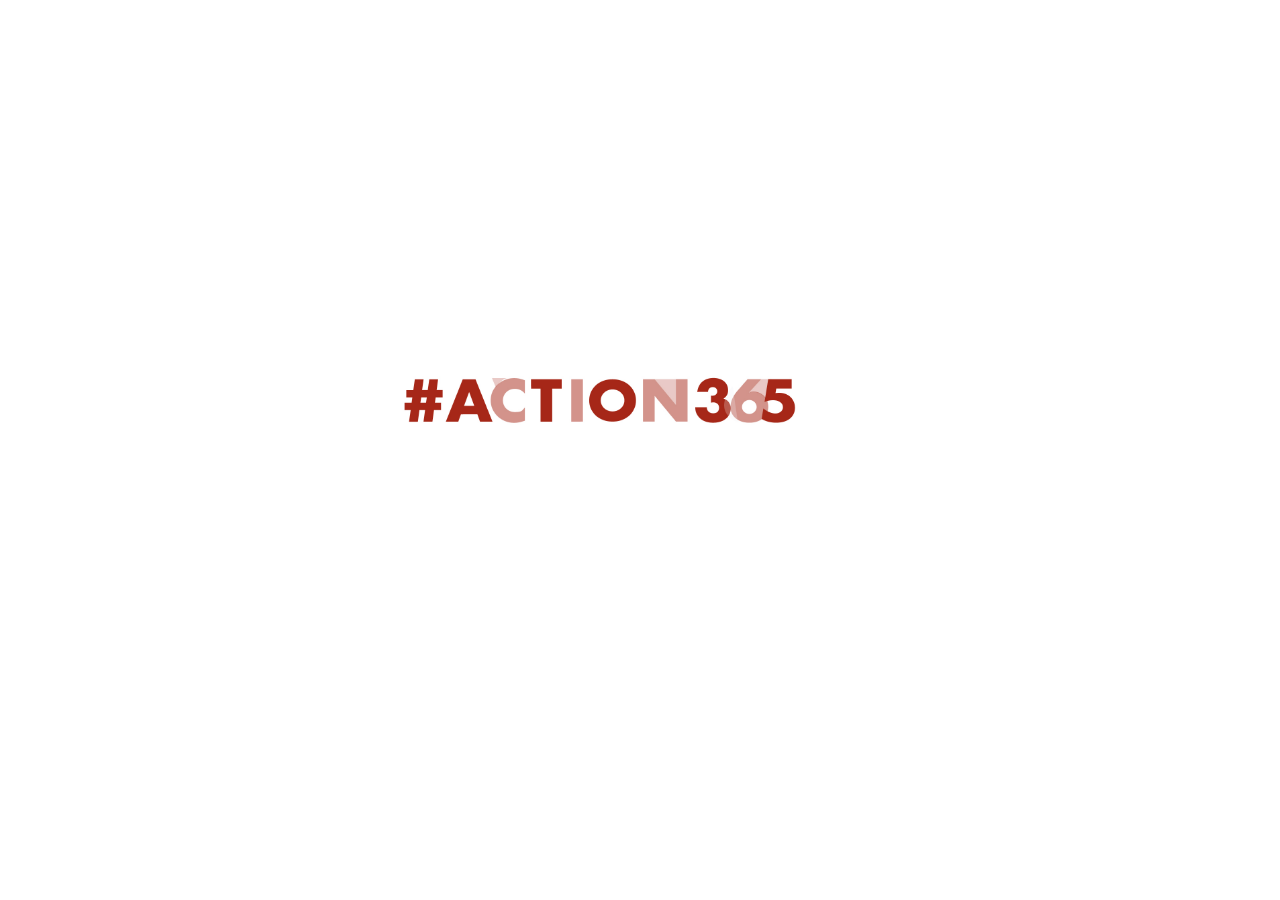
<file: index.html>
<html>
<head>
<title>Action365</title>
<meta http-equiv="Content-Type" content="text/html; charset=utf-8">
    <style>
        body {
            position: relative;
        }
        img {
            display: block;
            margin:auto;
            padding-top: 35vh;
            padding-right: 60px;
        }
    </style>
</head>
<body bgcolor="#FFFFFF" leftmargin="0" topmargin="0" marginwidth="0" marginheight="0">
<!-- Save for Web Slices (Untitled1) -->
<img src="images/action.gif" width="490" height="112" alt="">
<!-- End Save for Web Slices -->
</body>
</html>
</file>
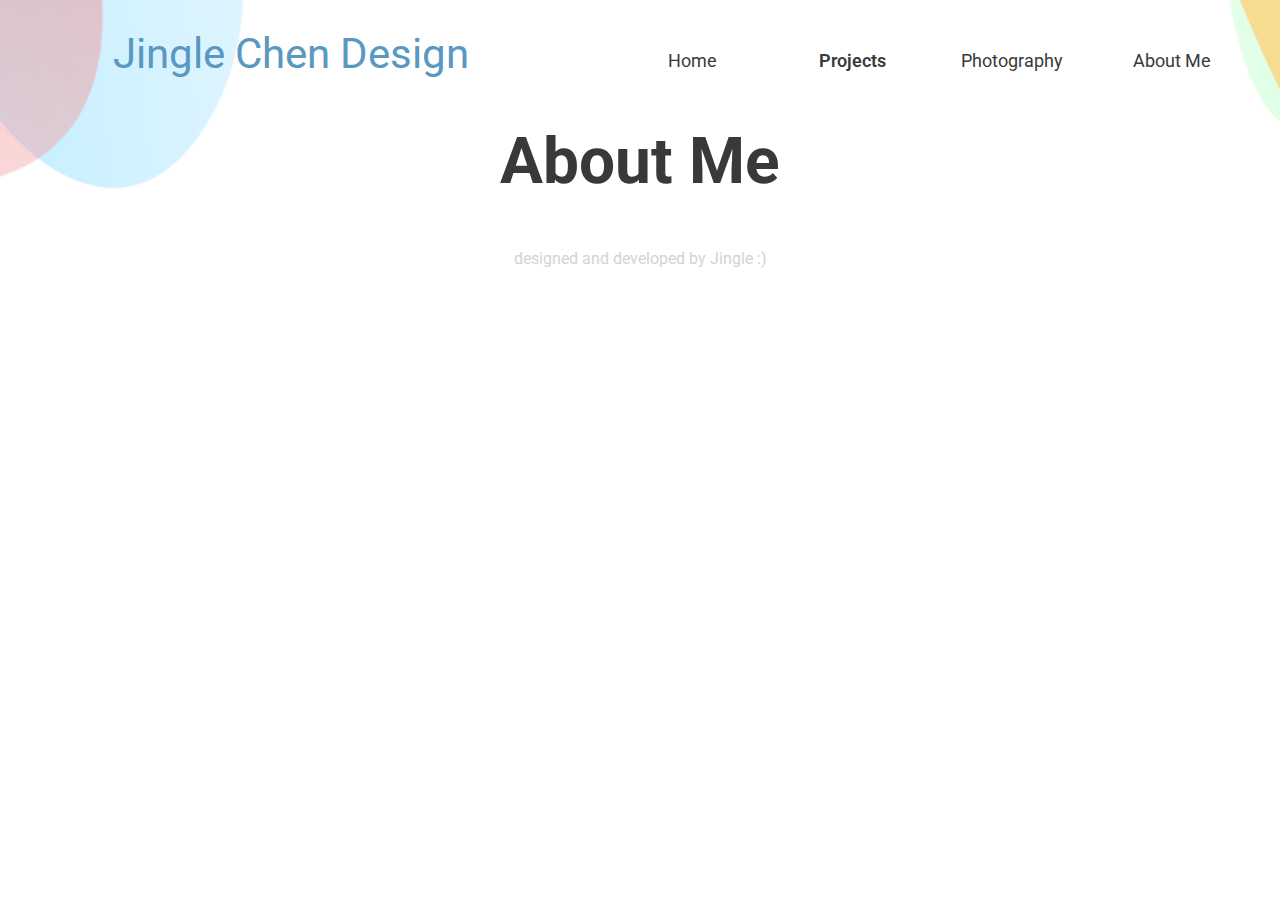
<file: aboutme.html>
<!DOCTYPE html>
<html lang="en">
<head>

  <!-- Basic Page Needs
  –––––––––––––––––––––––––––––––––––––––––––––––––– -->
  <meta charset="utf-8">
  <title>Jingle Chen Design</title>
  <meta name="description" content="Jingle Chen's self coded design portfolio. If you have any question, please contact Jingle at chen2287@purdue.edu">
  <meta name="Jingle Chen" content="Jingle Chen">
    
  <!-- FONT
  –––––––––––––––––––––––––––––––––––––––––––––––––– -->
  <link href="https://fonts.googleapis.com/css?family=Roboto&display=swap" rel="stylesheet">

  <!-- CSS
  –––––––––––––––––––––––––––––––––––––––––––––––––– -->
  <link rel="stylesheet" href="css/mycss.css">

  <!-- Favicon
  –––––––––––––––––––––––––––––––––––––––––––––––––– -->
  <link rel="icon" type="image/png" href="images/favicon.png">
  <!-- Jquery
  –––––––––––––––––––––––––––––––––––––––––––––––––– -->
  <script src="https://ajax.googleapis.com/ajax/libs/jquery/3.4.1/jquery.min.js"></script>
    <script>
        $(document).ready(function(){
            var docheight = $('html').height();
            var docwidth = $('html').width();
            var totalwidth = $(window).width();
            //need to adjust the bg2 to squre
            $("#bg2").css("top", docheight - docwidth + 'px');
            console.log(docwidth);
            var menu = true;
            $("#menu").click(function(){
              if (menu == true) {
                  menu = false;
                  $("nav ul li").css("display", "block");
                  $("nav span").css("text-decoration", "underline");
                  $("nav span").css("color", "#999999");
              } else {
                  menu = true;
                  $("nav ul li").css("display", "none");
                  $("nav span").css("text-decolaration", "none");
                  $("nav span").css("color", "#393939");
              }
            });
        });
    </script>
</head>
<body>
    <div><img id="bg1" src="images/projectbg1.png"></div>
    <div><img id="bg2" src="images/projectbg2.png"></div>
    <div><img id="bg3" class="m-bg" src="images/projectbg3.png"></div>
    <div style="z-index: 1;">
        <div id="header">
            <div id="title"><span><a href="index.html">Jingle Chen Design</a></span></div>
            <nav id="nav" class = "topnav">
                <span id="menu">Menu</span>
                <ul>
                    <li><a href="index.html">Home</a></li>
                    <li id="currentnav"><a href="#">Projects</a></li>
                    <li><a href="http://www.chenjingle.photos" target ="_blank">Photography</a></li>
                     <li><a href="aboutme.html">About Me</a></li>
                </ul>
            </nav>
        </div>
      <!-- Primary Page Layout
      –––––––––––––––––––––––––––––––––––––––––––––––––– -->
      <div id="main" class="container">
            <h1>About Me</h1>
            <div id="aboutme">

        
            </div> <!--end of project pic -->
      </div> <!-- end of main -->
      <div id="footer" style="margin-top: 50px;">
            <p style="width: 100%; color: lightgray; text-align: center;">designed and developed by Jingle :&#41;</p>
      </div>
    </div> <!--end of z-index1 -->
<!-- End Document
  –––––––––––––––––––––––––––––––––––––––––––––––––– -->
</body>
</html>
</file>
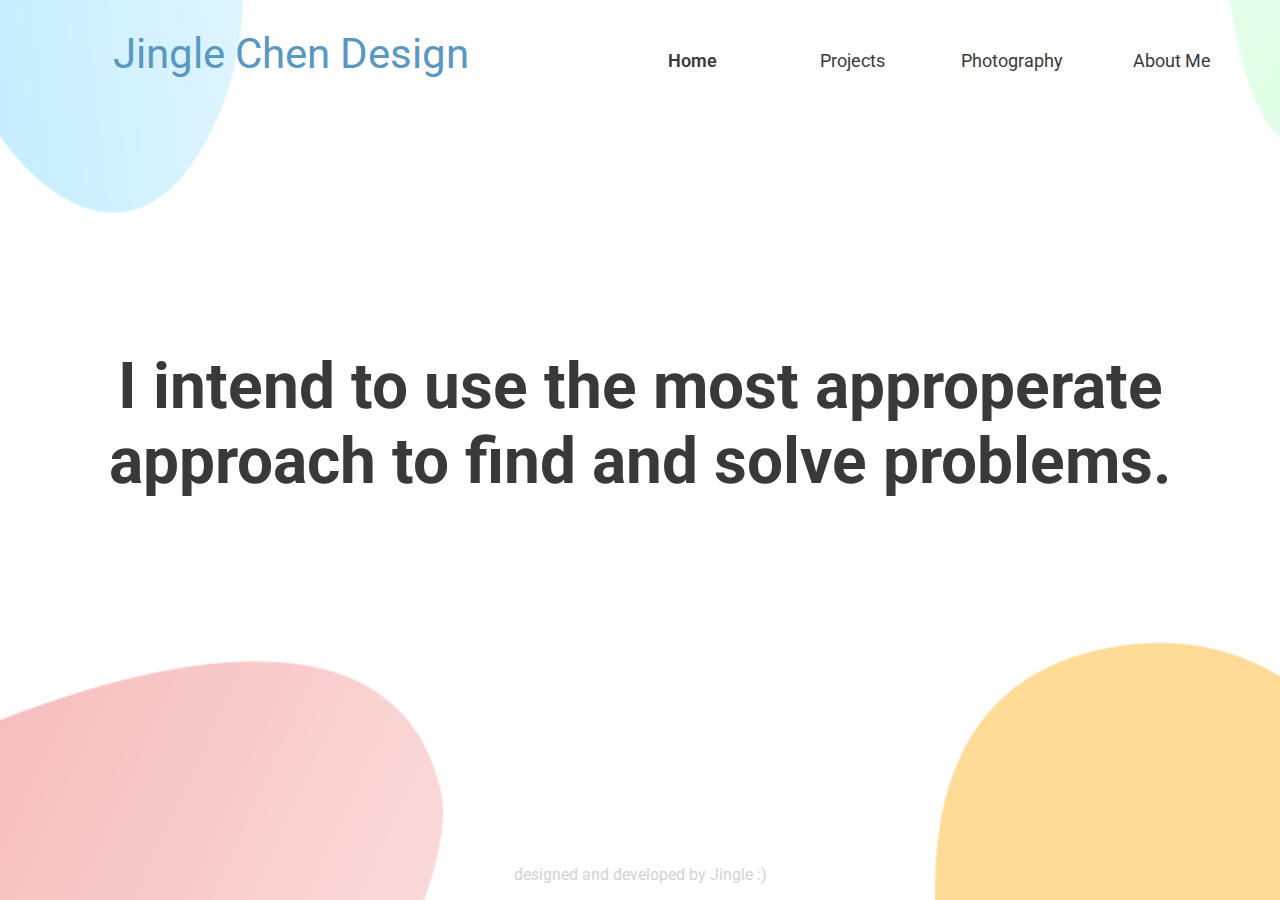
<file: home.html>
<!DOCTYPE html>
<html lang="en">
<head>

  <!-- Basic Page Needs
  –––––––––––––––––––––––––––––––––––––––––––––––––– -->
  <meta charset="utf-8">
  <title>Jingle Chen Design</title>
  <meta name="description" content="Jingle Chen's self coded design portfolio. If you have any question, please contact Jingle at chen2287@purdue.edu">
  <meta name="Jingle Chen" content="Jingle Chen">
    
  <!-- FONT
  –––––––––––––––––––––––––––––––––––––––––––––––––– -->
  <link href="https://fonts.googleapis.com/css?family=Roboto&display=swap" rel="stylesheet">

  <!-- CSS
  –––––––––––––––––––––––––––––––––––––––––––––––––– -->
  <link rel="stylesheet" href="css/mycss.css">

  <!-- Favicon
  –––––––––––––––––––––––––––––––––––––––––––––––––– -->
  <link rel="icon" type="image/png" href="images/favicon.png">
  <!-- Jquery
  –––––––––––––––––––––––––––––––––––––––––––––––––– -->
  <script src="https://ajax.googleapis.com/ajax/libs/jquery/3.4.1/jquery.min.js"></script>
    <script>
        $(document).ready(function(){
            var menu = true;
          $("#menu").click(function(){
              if (menu == true) {
                  menu = false;
                  $("nav ul li").css("display", "block");
                  $("nav span").css("text-decoration", "underline");
                  $("nav span").css("color", "#999999");
              } else {
                  menu = true;
                  $("nav ul li").css("display", "none");
                  $("nav span").css("text-decolaration", "none");
                  $("nav span").css("color", "#393939");
              }
          });
        });
    </script>
</head>
<body>
    <div><img id="mainbg" src="images/homebackground.png"></div>
    <div style="z-index: 1;">
        <div id="header">
            <div id="title"><span><a href="index.html">Jingle Chen Design</a></span></div>
            <nav id="nav" class = "topnav">
                <span id="menu">Menu</span>
                
                <ul id="ul2">
                    <li id="currentnav"><a href="#">Home</a></li>
                    <li><a href="projects.html">Projects</a></li>
                    <li><a href="http://www.chenjingle.photos" target="_blank">Photography</a></li>
                     <li><a href="aboutme.html">About Me</a></li>
                </ul>
            </nav>
        </div>
      <!-- Primary Page Layout
      –––––––––––––––––––––––––––––––––––––––––––––––––– -->
      <div id="main" class="container">
        <div class="row">
          <div id="mainspace"></div>
          <div>
            <h1 id="ps">I intend to use the most approperate approach to find and solve problems.</h1>
          </div>
        </div>
      </div>
        <div id="footer" style="position: absolute; bottom: 0px; text-align: center; color: lightgray;">
            <p style="width: 100vw;">designed and developed by Jingle :&#41;</p>
      </div>
    </div>
<!-- End Document
  –––––––––––––––––––––––––––––––––––––––––––––––––– -->
</body>
</html>
</file>
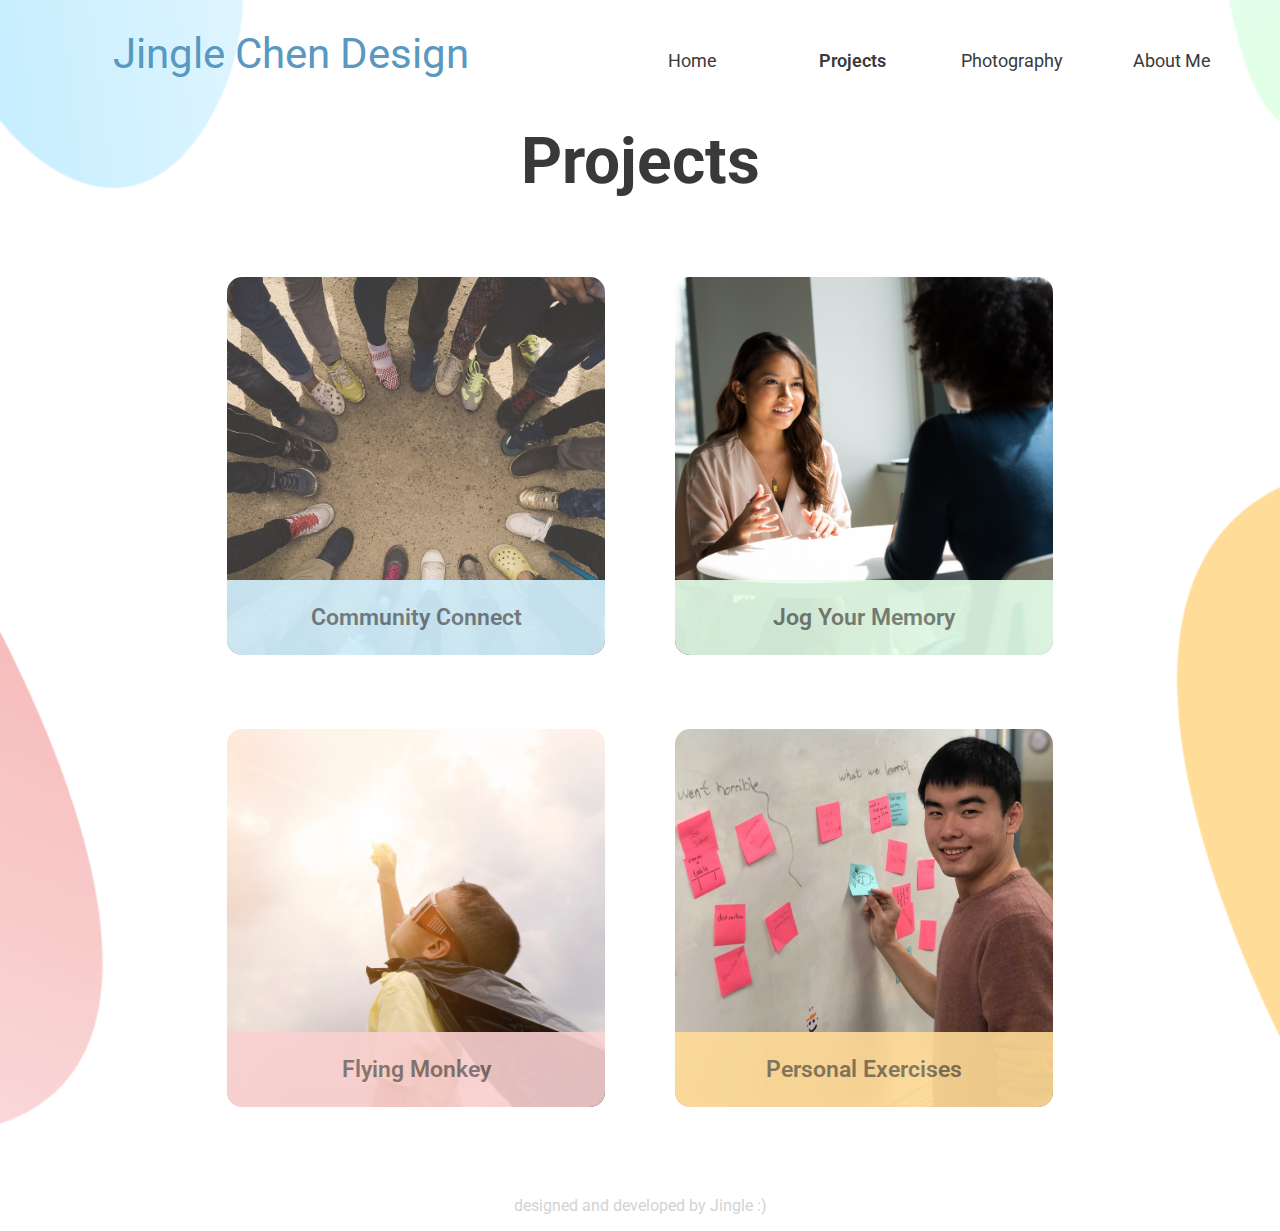
<file: projects.html>
<!DOCTYPE html>
<html lang="en">
<head>

  <!-- Basic Page Needs
  –––––––––––––––––––––––––––––––––––––––––––––––––– -->
  <meta charset="utf-8">
  <title>Jingle Chen Design</title>
  <meta name="description" content="Jingle Chen's self coded design portfolio. If you have any question, please contact Jingle at chen2287@purdue.edu">
  <meta name="Jingle Chen" content="Jingle Chen">
    
  <!-- FONT
  –––––––––––––––––––––––––––––––––––––––––––––––––– -->
  <link href="https://fonts.googleapis.com/css?family=Roboto&display=swap" rel="stylesheet">

  <!-- CSS
  –––––––––––––––––––––––––––––––––––––––––––––––––– -->
  <link rel="stylesheet" href="css/mycss.css">

  <!-- Favicon
  –––––––––––––––––––––––––––––––––––––––––––––––––– -->
  <link rel="icon" type="image/png" href="images/favicon.png">
  <!-- Jquery
  –––––––––––––––––––––––––––––––––––––––––––––––––– -->
  <script src="https://ajax.googleapis.com/ajax/libs/jquery/3.4.1/jquery.min.js"></script>
    <script>
        $(document).ready(function(){
            var docheight = $('html').height();
            var docwidth = $('html').width();
            var totalwidth = $(window).width();
            //need to adjust the bg2 to squre
            $("#bg2").css("top", docheight - docwidth + 'px');
            console.log(docwidth);
            var menu = true;
            $("#menu").click(function(){
              if (menu == true) {
                  menu = false;
                  $("nav ul li").css("display", "block");
                  $("nav span").css("text-decoration", "underline");
                  $("nav span").css("color", "#999999");
              } else {
                  menu = true;
                  $("nav ul li").css("display", "none");
                  $("nav span").css("text-decolaration", "none");
                  $("nav span").css("color", "#393939");
              }
            });
                //pic1
                $("#item1").hover(function(){
                    var imgheight = $(".img-item img").height();
                    var windowwidth = $(window).width();
                    $("#info1").css("border-radius", "15px");
                    $("#info1").css("opacity", "1");
                    $("#info1").animate({height: imgheight + 'px'});
                    if (windowwidth>=900 || windowwidth<700) {
                        $("#ptitle1").css("margin-top", "30%");
                    }
                    if (windowwidth>=700) {
                        $("#ptitle1").css("font-size", "2.2vw");
                    } else {
                        $("#ptitle1").css("font-size", "1.5em");
                    };
                    $("#projectd1").html("<br>Build a communication channel to weave our community.");
                }, function() {
                    var windowwidth = $(window).width();
                    $("#info1").css("border-radius", "0px 0px 15px 15px");
                    $("#info1").css("opacity", "0.9");
                    $("#ptitle1").css("margin-top", "0px");
                    if (windowwidth>=700) {
                        $("#ptitle1").css("font-size", "1.8vw");
                    }else {
                        $("#ptitle1").css("font-size", "1.5em");
                    };
                    $("#info1").animate({height: '75px'});
                    $("#projectd1").html("");
                });
                //pic2
                $("#item2").hover(function(){
                    var imgheight = $(".img-item img").height();
                    var windowwidth = $(window).width();
                    $("#info2").css("border-radius", "15px");
                    $("#info2").css("opacity", "1");
                    $("#info2").animate({height: imgheight + 'px'});
                    if (windowwidth>=900  || windowwidth<700) {
                        $("#ptitle2").css("margin-top", "30%");
                    }
                    if (windowwidth>=700) {
                        $("#ptitle2").css("font-size", "2.2vw");
                    }
                    $("#projectd2").html("<br>Alleviate the stress of maintaining personal relationship.");
                }, function() {
                    var windowwidth = $(window).width();
                    $("#info2").css("border-radius", "0px 0px 15px 15px");
                    $("#info2").css("opacity", "0.9");
                    $("#ptitle2").css("margin-top", "0px");
                    if (windowwidth>=700) {
                        $("#ptitle2").css("font-size", "1.8vw");
                    } else {
                        $("#ptitle2").css("font-size", "1.5em");
                    };
                    $("#info2").animate({height: '75px'});
                    $("#projectd2").html("");
                });
                //pic3
                $("#item3").hover(function(){
                    var imgheight = $(".img-item img").height();
                    var windowwidth = $(window).width();
                    $("#info3").css("border-radius", "15px");
                    $("#info3").css("opacity", "1");
                    $("#info3").animate({height: imgheight + 'px'});
                    if (windowwidth>=900  || windowwidth<700) {
                        $("#ptitle3").css("margin-top", "30%");
                    }
                    if (windowwidth>=700) {
                        $("#ptitle3").css("font-size", "2.2vw");
                    } else {
                        $("#ptitle3").css("font-size", "1.5em");
                    }
                    $("#projectd3").html("<br>Make grocery shopping with kids fun and interactive.");
                }, function() {
                    var windowwidth = $(window).width();
                    $("#info3").css("border-radius", "0px 0px 15px 15px");
                    $("#info3").css("opacity", "0.9");
                    $("#ptitle3").css("margin-top", "0px");
                    if (windowwidth>=700) {
                        $("#ptitle3").css("font-size", "1.8vw");
                    } else {
                        $("#ptitle3").css("font-size", "1.5em");
                    };
                    $("#info3").animate({height: '75px'});
                    $("#projectd3").html("");
                });
                //pic4
                $("#item4").hover(function(){
                    var imgheight = $(".img-item img").height();
                    var windowwidth = $(window).width();
                    $("#info4").css("border-radius", "15px");
                    $("#info4").css("opacity", "1");
                    $("#info4").animate({height: imgheight + 'px'});
                    if (windowwidth>=900 || windowwidth<700) {
                        $("#ptitle4").css("margin-top", "30%");
                    }
                    if (windowwidth>=700) {
                        $("#ptitle4").css("font-size", "2.2vw");
                    } else {
                        $("#ptitle4").css("font-size", "1.5em");
                    };
                    $("#projectd4").html("<br>My personal exercises for some design tools and methods.");
                }, function() {
                    var windowwidth = $(window).width();
                    $("#info4").css("border-radius", "0px 0px 15px 15px");
                    $("#info4").css("opacity", "0.9");
                    $("#ptitle4").css("margin-top", "0px");
                    if (windowwidth>=700) {
                        $("#ptitle4").css("font-size", "1.8vw");
                    } else {
                        $("#ptitle4").css("font-size", "1.5em");
                    };
                    $("#info4").animate({height: '75px'});
                    $("#projectd4").html("");
                });
        });
    </script>
</head>
<body>
    <div><img id="bg1" src="images/projectbg1.png"></div>
    <div><img id="bg2" src="images/projectbg2.png"></div>
    <div><img id="bg3" class="m-bg" src="images/projectbg3.png"></div>
    <div style="z-index: 1;">
        <div id="header">
            <div id="title"><span><a href="index.html">Jingle Chen Design</a></span></div>
            <nav id="nav" class = "topnav">
                <span id="menu">Menu</span>
                <ul>
                    <li><a href="index.html">Home</a></li>
                    <li id="currentnav"><a href="#">Projects</a></li>
                    <li><a href="http://www.chenjingle.photos" target ="_blank">Photography</a></li>
                     <li><a href="aboutme.html">About Me</a></li>
                </ul>
            </nav>
        </div>
      <!-- Primary Page Layout
      –––––––––––––––––––––––––––––––––––––––––––––––––– -->
      <div id="main" class="container">
            <h1>Projects</h1>
            <div id="projectpic">
                <div class="picitem">
                    <a href="#" target="_blank">
                        <div class="img-item" id="item1">
                            <img src="images/projectpic1.jpg">
                            <div class="project-info" id="info1">
                                <p class="project-title" id="ptitle1">Community Connect</p>
                                <p class="project-d" id="projectd1"></p>
                            </div>
                        </div>
                    </a>
                </div>
                <div class="picitem">
                    <a href="#" target="_blank">
                        <div class="img-item" id="item2">
                            <img src="images/projectpic2.jpg">
                            <div class="project-info" id="info2">
                                <p class="project-title" id="ptitle2">Jog Your Memory</p>
                                <p class="project-d" id="projectd2"></p>
                            </div>
                        </div>
                    </a>
                </div>
                <div class="picitem">
                    <a href="#" target="_blank">
                        <div class="img-item" id="item3">
                            <img src="images/projectpic3.jpg">
                            <div class="project-info" id="info3">
                                <p class="project-title" id="ptitle3">Flying Monkey</p>
                                <p class="project-d" id="projectd3"></p>
                            </div>
                        </div>
                    </a>
                </div>
                <div class="picitem">
                    <a href="#" target="_blank">
                        <div class="img-item" id="item4">
                            <img src="images/projectpic4.jpg">
                            <div class="project-info" id="info4">
                                <p class="project-title" id="ptitle4">Personal Exercises</p>
                                <p class="project-d" id="projectd4"></p>
                            </div>
                        </div>
                    </a>
                </div>         
            </div> <!--end of project pic -->
      </div> <!-- end of main -->
      <div id="footer" style="margin-top: 50px;">
            <p style="width: 100%; color: lightgray; text-align: center;">designed and developed by Jingle :&#41;</p>
      </div>
    </div> <!--end of z-index1 -->
<!-- End Document
  –––––––––––––––––––––––––––––––––––––––––––––––––– -->
</body>
</html>
</file>
<file: css/mycss.css>
/* general propoties*/
body{
    font-family: Roboto, "HelveticaNeue", "Helvetica Neue", Helvetica, Arial, sans-serif;
    font-style: normal;
    font-weight: normal;
    color: #393939;
    margin: 0px;
    padding: 0px;
}

#title{
    width: 416px;
    height: 45px;
    font-size: 2.6em;
    margin-top: 4vh;
    margin-left: 6.5vw;
    line-height: 35px;
    text-align: center;
}

#title a{
    color: #5998C0;
    text-decoration: none;
}

.container {
    margin-left: 2em;
    margin-right: 2em;
}

h1{
    font-size: 4em;
    text-align: center;
}

@media only screen and (max-height: 500px) {
    h1 {
        font-size: 30px;
    }
}

@media only screen and (max-width: 1100px) and (min-width :600px) {
    #title{
        font-size: 40px;
    }
    h1 {
        font-size: 50px;
    }
}

@media only screen and (max-width: 600px) {
    #title{
        font-size: 26px;
        width: 100%;
        margin-left: 0px;
    }
    .container {
        margin-left: 1em;
        margin-right: 1em;
    }
    h1 {
        font-size: 30px;
    }
}

nav {
    position: absolute;
    right: 1em;
    top: 2.5vh;
    
}

nav span {
    text-decoration: none;
    color: #393939;
    font-size: 18px;
    display: none;
    cursor: pointer;
}

nav span:hover {
    text-decoration: underline;
    color: #123456;
}

nav a {
    text-decoration: none;
    color: #393939;
    font-size: 18px;
}

nav a:hover {
    text-decoration: underline;
    color: #123456;
}

nav ul{
    list-style: none;
    margin-top: 3vh;
}

nav ul li{
    width: 8.5em;
    height: 100%;
    text-align: center;
    float: left;
    padding-right: 1.5em;
}

@media only screen and (max-width: 1100px) and (min-width :600px) {
    nav{
        top: 6vh;
        right: 4em;
    }
    /*#ul1 {
        display: none;
    }
    #ul2 {
        display: block;
    }*/
    nav span{
        display: block;
        text-align: right;
    }
    nav ul li {
        display: none;
        float: none;
        width: 100%;
        padding-top: 10px;
        padding-right: 0px;
        text-align: right;
    }
}

@media only screen and (max-width: 600px) {
    nav {
        position: relative;
        top: 0;
        right: 0;
        text-align: center;
        height: 20vh;
        margin-bottom: 0vh;
    }
    @media only screen and (max-width: 600px) and (max-height: 650px) {
        nav {
           height: 30vh;
        }
    }
    /*#ul1 {
        display: none;
    }
    #ul2 {
        display: block;
    }*/
    nav span{
        display: block;
        margin-left: 7.5em;
        margin-right: 7.5em;
        padding-top: 1.5vh;
        padding-bottom: 2vh;
        
    }
    nav ul {
        padding-left: 0px;
        margin: 0px;
    }
    nav ul li {
        text-align: center;
        display: none;
        float: none;
        width: 100%;
        padding-top: 10px;
        padding-right: 0px;
    }
}

#currentnav{
    font-weight: 600;
}

#bg1 {
    width: 100%;
    position: absolute; 
    top: 0px; 
    left: 0px;
    opacity: 1; 
    z-index: -1;
}

#bg2 {
    width: 100%;
    position: absolute; 
    left: 0px;
    margin-top: auto;
    opacity: 1; 
    z-index: -1;
}

.m-bg {
    display: none;
}

/* home page specific properties */
#mainspace{
    height: 25vh;
}

#mainbg{
    width: 100%;
    height: 100%;
    position: absolute; 
    top: 0px; 
    left: 0px;
    right: 0px;
    bottom: 0px;
    opacity: 1; 
    z-index: -1;
}

@media only screen and (max-width: 600px) {
    #mainspace{
        height: 0vh;
    }
}

/*project page specific properties */
#projectpic {
    display: grid;
    grid-template-columns: auto auto;
    align-content: center;
    margin-left: 12.5vw;
    margin-right: 12.5vw;
    position: relative;
}

.picitem {
    position: relative;
    padding: 35px;
    margin-left: auto;
    margin-right: auto;
}

.picitem a{
    width: 50%;
    height: 100%;
}

.picitem a img{ 
    width: 100%;
    border-radius: 15px;
}

.img-item {
    position: relative;
}

.project-info {
    opacity: 0.9;
    width: 100%;
    text-align: center;
    position: absolute;
    bottom: 4px;
    border-radius: 0px 0px 15px 15px;
}

.project-info p {
    color: #2b2b2b;
    opacity: 0.6;
}

#info1{
    background-color: #D1F1FF;
}

#info2 {
    background-color: #E4FFEA;
}

#info3 {
    background-color: #FAD0D0;
}

#info4 {
    background-color: #FFDB97;
}

@media only screen and (max-width: 700px) {
    #info1{
        background-color: #FFDB97;
    }

    #info2 {
        background-color: #FAD0D0;
    }

    #info3 {
        background-color: #E4FFEA;
    }

    #info4 {
        background-color: #D1F1FF;
    }
}

.project-info p {
    margin: 0px;
}

/*.project-info:hover {
    opacity: 0.8;
}*/

.project-title {
    font-size: 1.8vw;
    font-weight: 600;
    line-height: 75px;
}

.project-d {
    font-size: 1.8vw;
}

@media only screen and (max-width: 700px) {
    #projectpic {
        display: block;
    }
    #bg2 {
        display: none;
    }
    .m-bg {
        width: 100%;
        position: absolute;
        left: 0;
        display: block;
        z-index: -1;
    }
    .project-title {
        font-size: 1.5em;
        font-weight: 600;
    }
    .project-d {
        font-size: 1.2em;
        font-weight: 500;
    }
}
</file>
